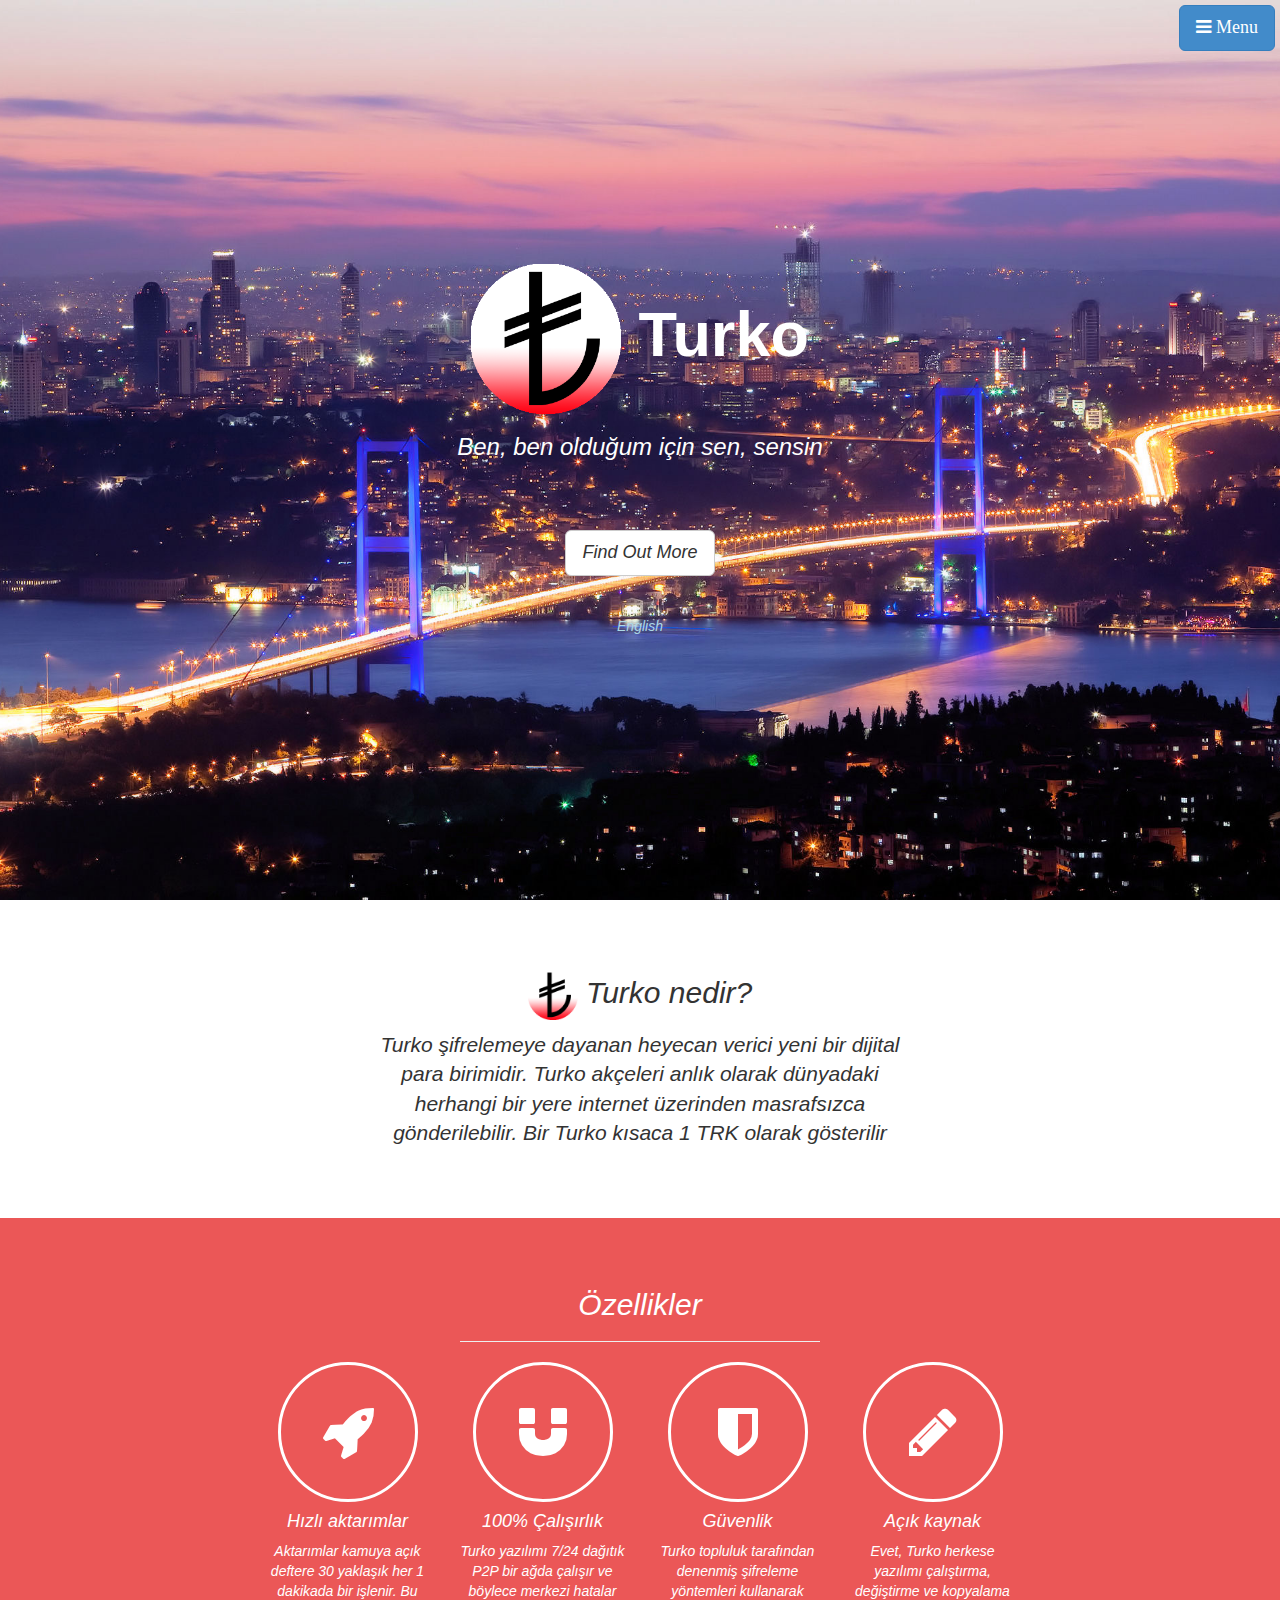
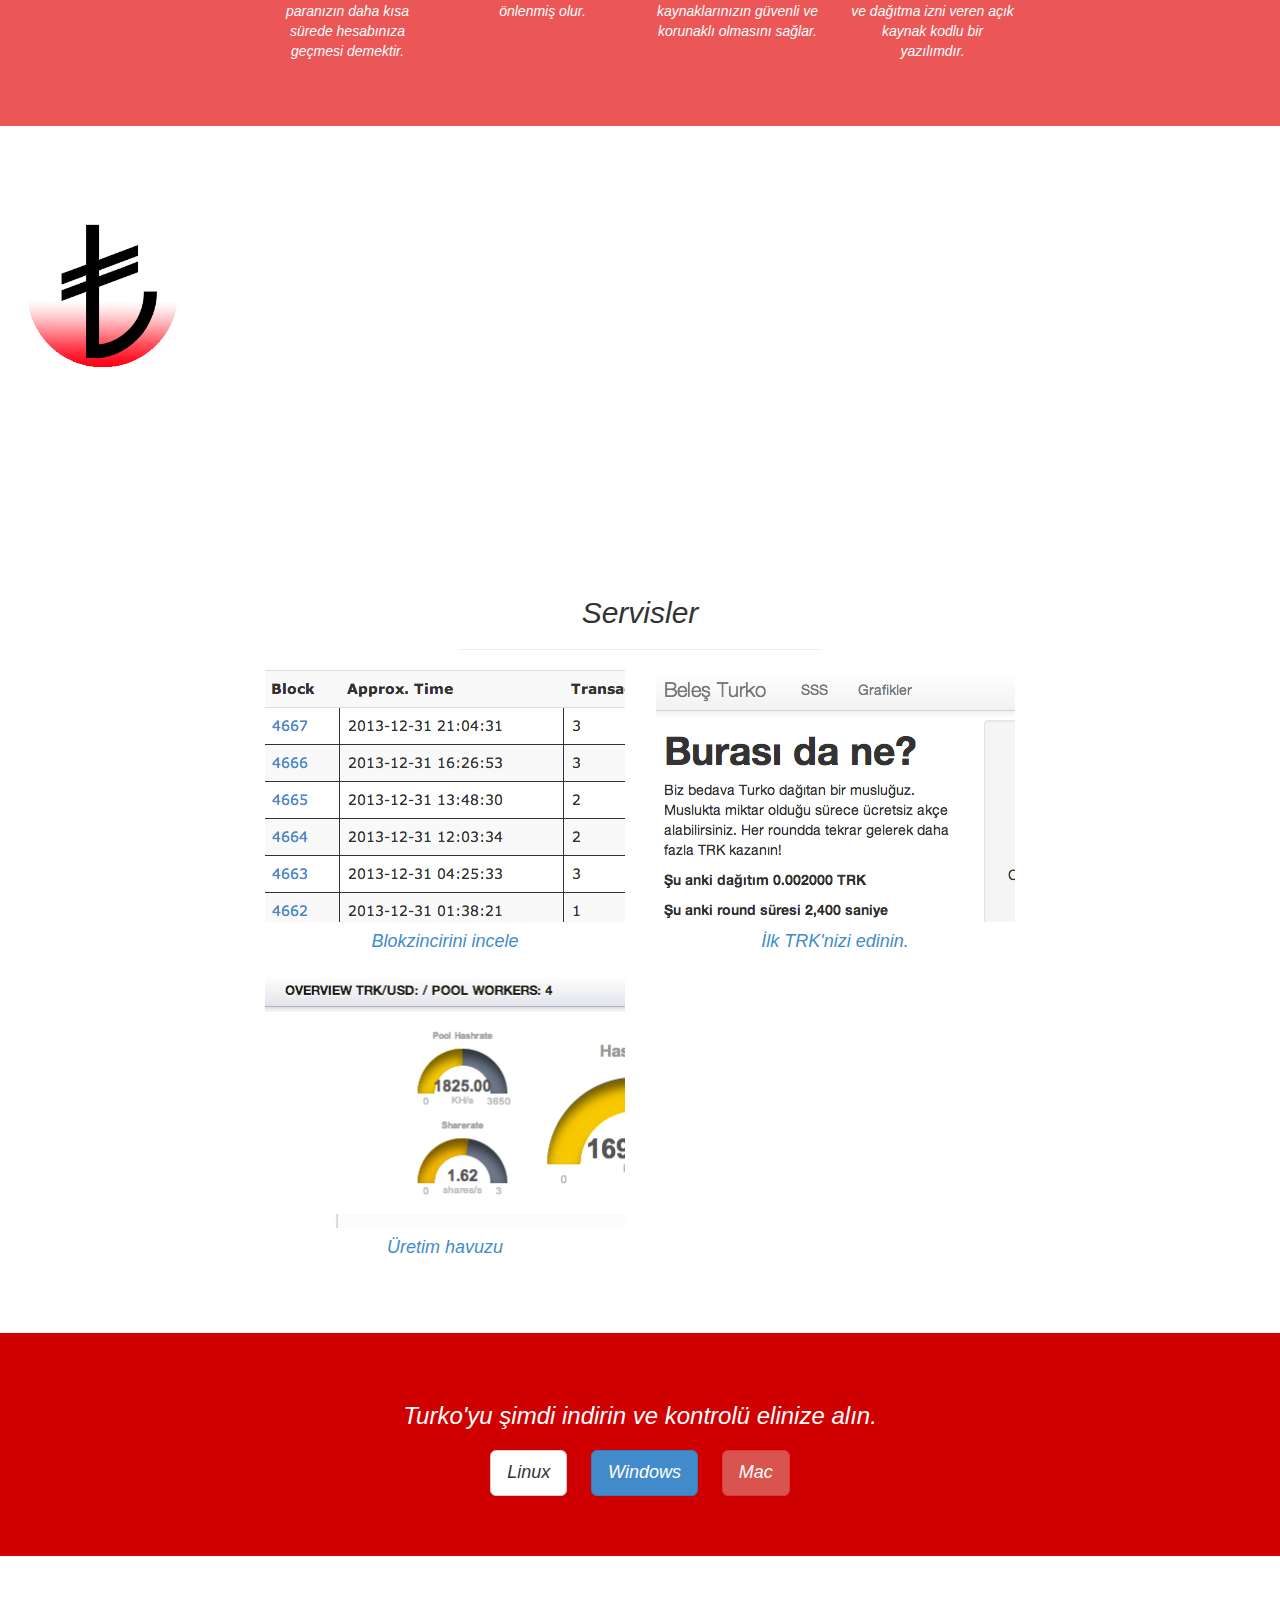
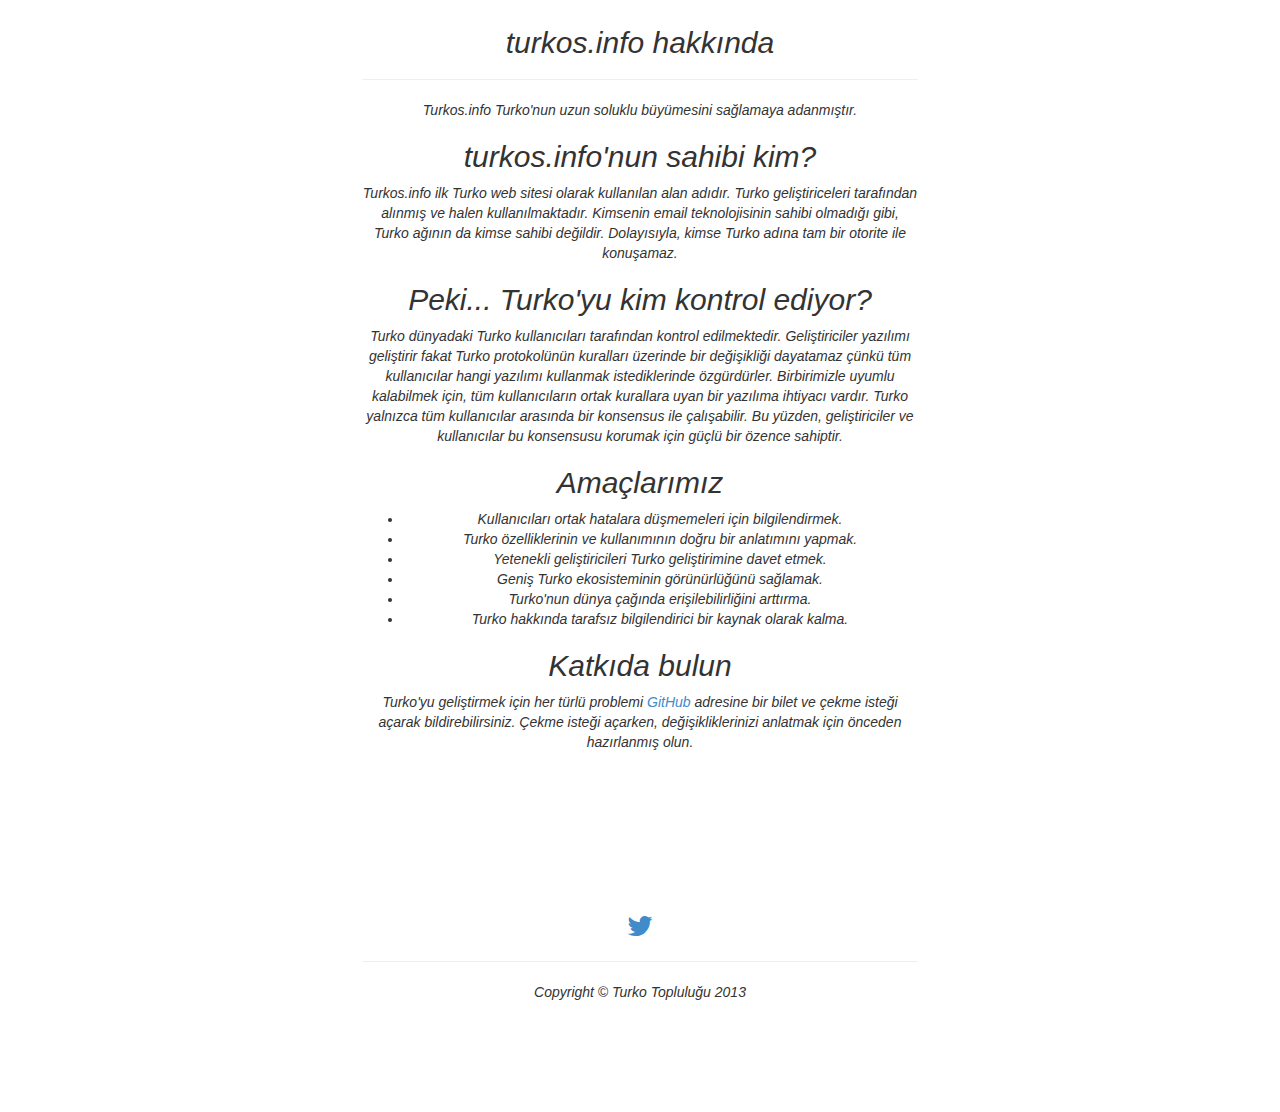
<file: index.html>
<!DOCTYPE html>
<html lang="en">
  <head>
    <meta charset="utf-8">
    <meta name="viewport" content="width=device-width, initial-scale=1.0">
    <meta name="description" content="Turko internette anlık transfer gerçekleştirilebilen anonim bir para birimidir.
">
    <meta name="author" content=Turko Collective"">

    <title>Turko</title>

    <!-- Bootstrap core CSS -->
    <link href="css/bootstrap.css" rel="stylesheet">

    <!-- Add custom CSS here -->
    <link href="css/stylish-portfolio.css" rel="stylesheet">
    <link href="font-awesome/css/font-awesome.min.css" rel="stylesheet">
  </head>

  <body>

    <!-- Side Menu -->
    <a id="menu-toggle" href="#" class="btn btn-primary btn-lg toggle"><i class="icon-reorder"> Menu</i></a>
    <div id="sidebar-wrapper">
      <ul class="sidebar-nav">
        <a id="menu-close" href="#" class="btn btn-default btn-lg pull-right toggle"><i class="icon-remove"></i></a>
        <li class="sidebar-brand"><a href="#about" title="About Turkos.org">Turko</a></li>
        <li><a href="#top">Ana</a></li>
        <li><a href="#merchants">Servisler</a></li>
        <li><a href="#services">Özellikler</a></li>
        <li><a href="#downloads">İndir</a></li>
        <li><a href="https://bitcointalk.org/index.php?topic=387581.msg4172567#msg4172567" target="_blank">Bitcointalk</a></li>
      </ul>
    </div>
    <!-- /Side Menu -->
  
    <!-- Full Page Image Header Area -->
    <div id="top" class="header">
      <div class="vert-text">
        <h1><img src="img/logo.png" title="Turko" style="width:150px;"> Turko</h1>
        <h3><em>Ben, ben olduğum için sen, sensin</h3>
        <br><br><br>
        <a href="#intro" class="btn btn-default btn-lg">Find Out More</a>
        <br><br><br>
        <a href="index.en.html" class="lang">English </a>
      </div>
    </div>
    <!-- /Full Page Image Header Area -->
  
    <!-- Intro -->
    <div id="intro" class="intro">
      <div class="container">
        <div class="row">
          <div class="col-md-6 col-md-offset-3 text-center">
            <h2><img src="img/logo.png" title="Turko" style="width:50px;"> Turko nedir?</h2>
            <p class="lead">Turko şifrelemeye dayanan heyecan verici yeni bir dijital para birimidir. Turko akçeleri anlık olarak dünyadaki herhangi bir yere internet üzerinden masrafsızca gönderilebilir. Bir Turko kısaca 1 TRK olarak gösterilir</p>
          </div>
        </div>
      </div>
    </div>
    <!-- /Intro -->
  
    <!-- Services -->
    <div id="services" class="services">
      <div class="container">
        <div class="row">
          <div class="col-md-4 col-md-offset-4 text-center">
            <h2>Özellikler</h2>
            <hr>
          </div>
        </div>
        <div class="row">
          <div class="col-md-2 col-md-offset-2 text-center">
            <div class="service-item">
              <i class="service-icon icon-rocket"></i>
              <h4>Hızlı aktarımlar</h4>
              <p>Aktarımlar kamuya açık deftere 30 yaklaşık her 1 dakikada bir işlenir. Bu paranızın daha kısa sürede hesabınıza geçmesi demektir.</p>
            </div>
          </div>
          <div class="col-md-2 text-center">
            <div class="service-item">
              <i class="service-icon icon-magnet"></i>
              <h4>100% Çalışırlık</h4>
              <p>Turko yazılımı 7/24 dağıtık P2P bir ağda çalışır ve böylece merkezi hatalar önlenmiş olur.</p>
            </div>
          </div>
          <div class="col-md-2 text-center">
            <div class="service-item">
              <i class="service-icon icon-shield"></i>
              <h4>Güvenlik</h4>
              <p>Turko topluluk tarafından denenmiş şifreleme yöntemleri kullanarak kaynaklarınızın güvenli ve korunaklı olmasını sağlar.</p>
            </div>
          </div>
          <div class="col-md-2 text-center">
            <div class="service-item">
              <i class="service-icon icon-pencil"></i>
              <h4>Açık kaynak</h4>
              <p>Evet, Turko herkese yazılımı çalıştırma, değiştirme ve kopyalama ve dağıtma izni veren açık kaynak kodlu bir yazılımdır.</p>
            </div>
          </div>
        </div>
      </div>
    </div>
    <!-- /Services -->

    <!-- Callout -->
    <div class="callout">
      <div class="vert-text">
        <h1><img src="img/logo.png" title="Turko" style="width:150px;"> Turko gelecektir çünkü adil, değerli ve hızlıdır.</h1>
      </div>
    </div>
    <!-- /Callout -->

    <!-- Portfolio -->
    <div id ="merchants" class="portfolio">
      <div class="container">
        <div class="row">
          <div class="col-md-4 col-md-offset-4 text-center">
            <h2>Servisler</h2>
            <hr>
          </div>
        </div>
        <div class="row">
          <div class="col-md-4 col-md-offset-2 text-center">
            <div class="portfolio-item">
              <a href="http://turkoexplorer.info" target="_blank"><img class="img-portfolio img-responsive" src="img/turkoexplorer.png"></a>
              <h4><a href="http://turkoexplorer.info" target="_blank" alt="Turko blokzincirini inceleyin">Blokzincirini incele</a></h4>
            </div>
          </div>
          <div class="col-md-4 text-center">
            <div class="portfolio-item">
              <a href="http://wegiveturko.info" target="_blank"><img class="img-portfolio img-responsive" src="img/wegiveturko.png"></a>
              <h4><a href="http://wegiveturko.info" alt="official Turko faucet" target="_blank">İlk TRK'nizi edinin.</a></h4>
            </div>
          </div>
        </div>
        <div class="row">
          <div class="col-md-4 col-md-offset-2 text-center">
            <div class="portfolio-item">
              <a href="http://wemineturko.info/" target="_blank"><img class="img-portfolio img-responsive" src="img/wemineturko.png"></a>
              <h4><a href="http://wemineturko.info" alt"Maden havuzu" target="_blank">Üretim havuzu</a></h4>
            </div>
          </div>
        </div> 
        <!-- End of merchants -->
      </div>
    </div>
    <!-- /Portfolio -->

    <!-- Call to Action -->
    <div class="call-to-action" id="downloads">
      <div class="container">
        <div class="row">
          <div class="col-md-6 col-md-offset-3 text-center">
            <h3>Turko'yu şimdi indirin ve kontrolü elinize alın.</h3>
            <a href="https://github.com/akchecoin/Turko/releases/download/v1.0/turko-ubuntu.zip" class="btn btn-lg btn-default">Linux</a>
            <a href="https://github.com/akchecoin/Turko/releases/download/v1.0/turko-windows.zip" class="btn btn-lg btn-primary">Windows</a>
            <a href="https://github.com/akchecoin/Turko/releases/download/v1.0/Turko-mac.zip" class="btn btn-lg btn-danger">Mac</a>
          </div>
        </div>
      </div>
    </div>
    <!-- /Call to Action -->
    
 <!-- About -->
    <div id="about" class="intro">
      <div class="container">
        <div class="row">
          <div class="col-md-6 col-md-offset-3 text-center">
            
<h2>turkos.info hakkında</h2>
<hr>
<p>Turkos.info Turko'nun uzun soluklu büyümesini sağlamaya adanmıştır.</p>
<h2>turkos.info'nun sahibi kim?</h2>
<p>Turkos.info ilk Turko web sitesi olarak kullanılan alan adıdır. Turko geliştiriceleri tarafından alınmış ve halen kullanılmaktadır. Kimsenin email teknolojisinin sahibi olmadığı gibi, Turko ağının da kimse sahibi değildir. Dolayısıyla, kimse Turko adına tam bir otorite ile konuşamaz.</p>
<h2>Peki... Turko'yu kim kontrol ediyor?</h2>
<p>Turko dünyadaki Turko kullanıcıları tarafından kontrol edilmektedir. Geliştiriciler yazılımı geliştirir fakat Turko protokolünün kuralları üzerinde bir değişikliği dayatamaz çünkü tüm kullanıcılar hangi yazılımı kullanmak istediklerinde özgürdürler. Birbirimizle uyumlu kalabilmek için, tüm kullanıcıların ortak kurallara uyan bir yazılıma ihtiyacı vardır. Turko yalnızca tüm kullanıcılar arasında bir konsensus ile çalışabilir. Bu yüzden, geliştiriciler ve kullanıcılar bu konsensusu korumak için güçlü bir özence sahiptir.</p>
<h2>Amaçlarımız</h2>
<ul>
  <li>Kullanıcıları ortak hatalara düşmemeleri için bilgilendirmek.</li>
  <li>Turko özelliklerinin ve kullanımının doğru bir anlatımını yapmak. </li>
  <li>Yetenekli geliştiricileri Turko geliştirimine davet etmek.</li>
  <li>Geniş Turko ekosisteminin görünürlüğünü sağlamak.</li>
  <li>Turko'nun dünya çağında erişilebilirliğini arttırma.</li>
  <li>Turko hakkında tarafsız bilgilendirici bir kaynak olarak kalma.</li>
</ul>
<h2>Katkıda bulun</h2>
<p>Turko'yu geliştirmek için her türlü problemi <a href="https://github.com/akchecoin/Turko">GitHub</a> adresine bir bilet ve çekme isteği açarak bildirebilirsiniz. Çekme isteği açarken, değişikliklerinizi anlatmak için önceden hazırlanmış olun.</p>

          </div>
        </div>
      </div>
    </div>
    <!-- /About -->
    
    <!-- Footer -->
    <footer>
      <div class="container">
        <div class="row">
          <div class="col-md-6 col-md-offset-3 text-center">
            <ul class="list-inline">
              <!-- <li><a href="https://www.facebook.com/Turkosorg"><i class="icon&#45;facebook icon&#45;2x"></i></a></li> -->
              <li><a href="http://www.twitter.com/turkocurrency"><i class="icon-twitter icon-2x"></i></a></li>
              <!-- <li><i class="icon-dribbble icon-2x"></i></li> -->
            </ul>
            <hr>
            <p>Copyright &copy; Turko Topluluğu 2013</p>
          </div>
        </div>
      </div>
    </footer>
    <!-- /Footer -->

  <!-- Bootstrap core JavaScript -->
  <!-- Placed at the end of the document so the pages load faster -->
  <script src="js/jquery.js"></script>
  <script src="js/bootstrap.js"></script>

  <!-- Custom JavaScript for the Side Menu - Put in a custom JS file if you want to clean this up -->
  <script>
      $("#menu-close").click(function(e) {
          e.preventDefault();
          $("#sidebar-wrapper").toggleClass("active");
      });
  </script>
  <script>
      $("#menu-toggle").click(function(e) {
          e.preventDefault();
          $("#sidebar-wrapper").toggleClass("active");
      });
  </script>
  <script>
    $(function() {
        $('a[href*=#]:not([href=#])').click(function() {
          if (location.pathname.replace(/^\//,'') == this.pathname.replace(/^\//,'') 
              || location.hostname == this.hostname) {

            var target = $(this.hash);
            target = target.length ? target : $('[name=' + this.hash.slice(1) +']');
            if (target.length) {
              $('html,body').animate({
                scrollTop: target.offset().top
              }, 1000);
              return false;
            }
          }
        });
      });
    </script>
<script>
  (function(i,s,o,g,r,a,m){i['GoogleAnalyticsObject']=r;i[r]=i[r]||function(){
  (i[r].q=i[r].q||[]).push(arguments)},i[r].l=1*new Date();a=s.createElement(o),
  m=s.getElementsByTagName(o)[0];a.async=1;a.src=g;m.parentNode.insertBefore(a,m)
  })(window,document,'script','//www.google-analytics.com/analytics.js','ga');

  ga('create', ''UA-11819899-15', 'turkos.info');
  ga('send', 'pageview');

</script>
  </body>

</html>
</file>
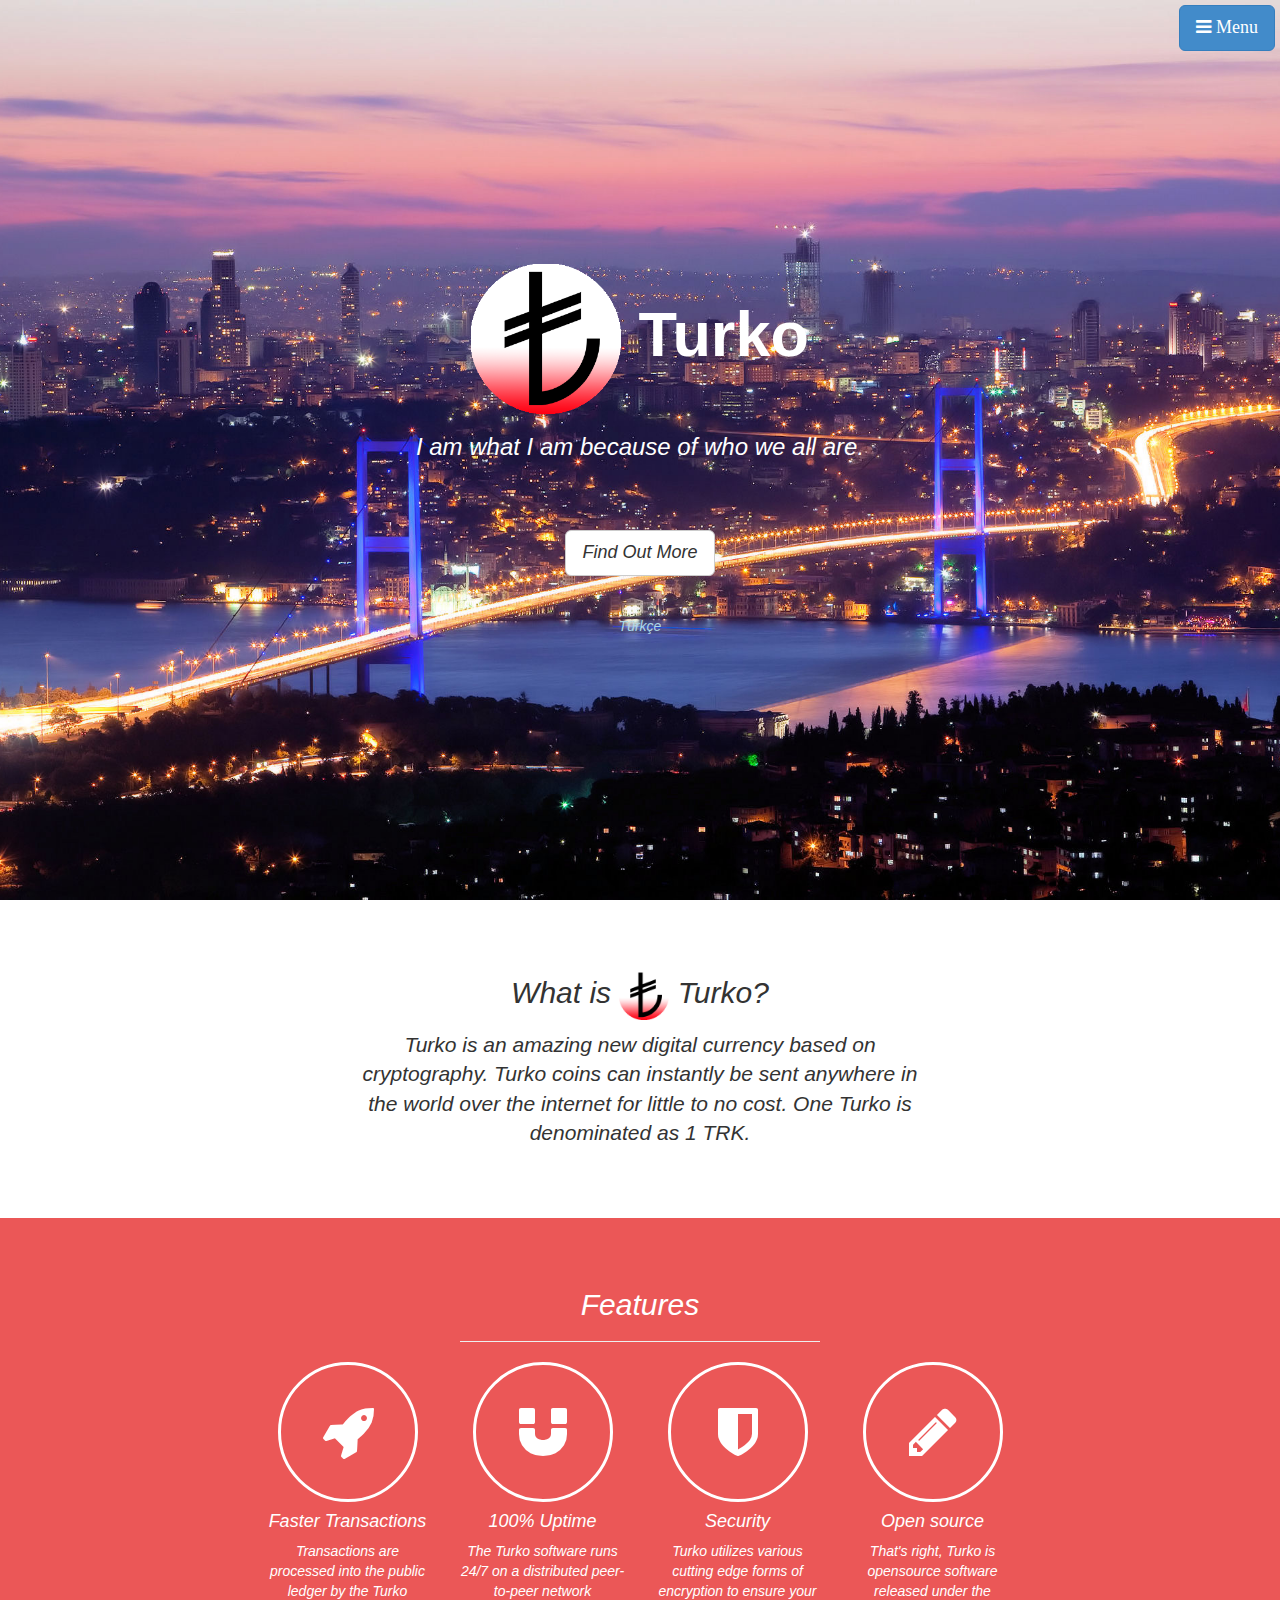
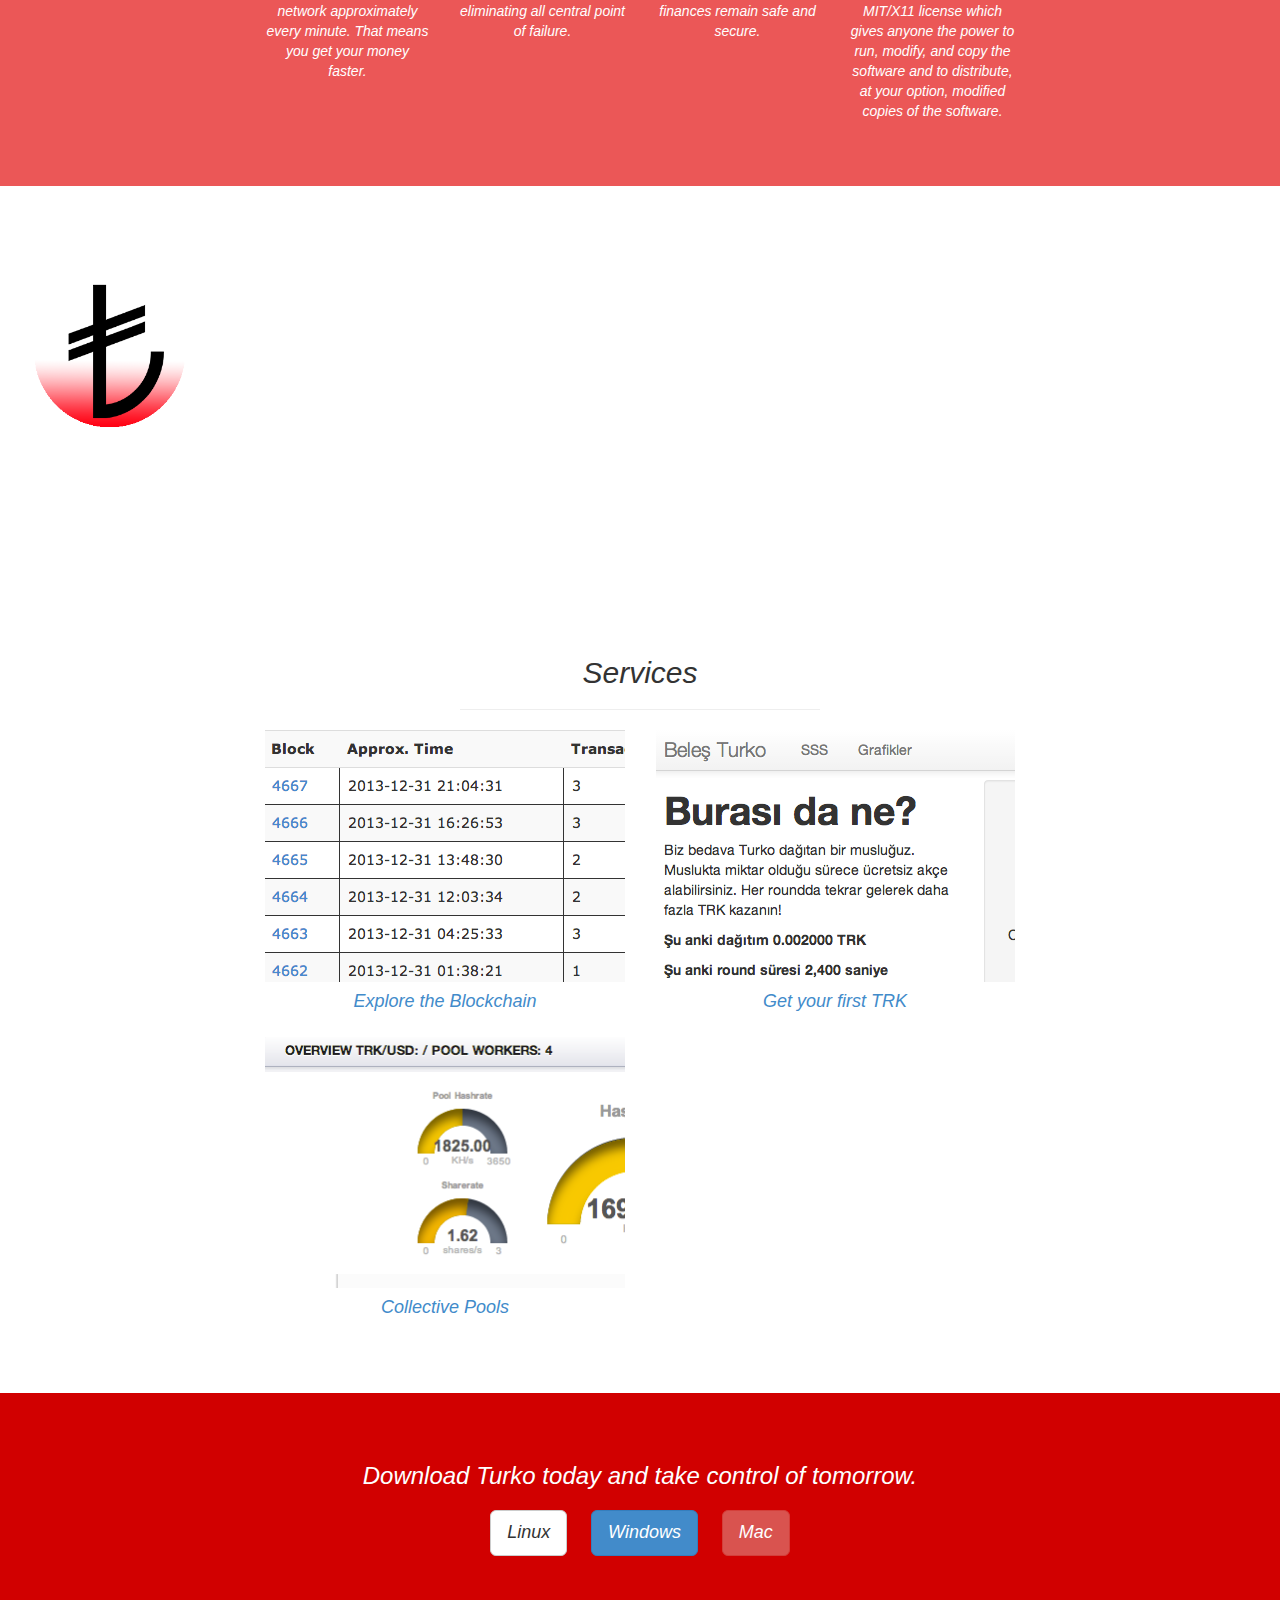
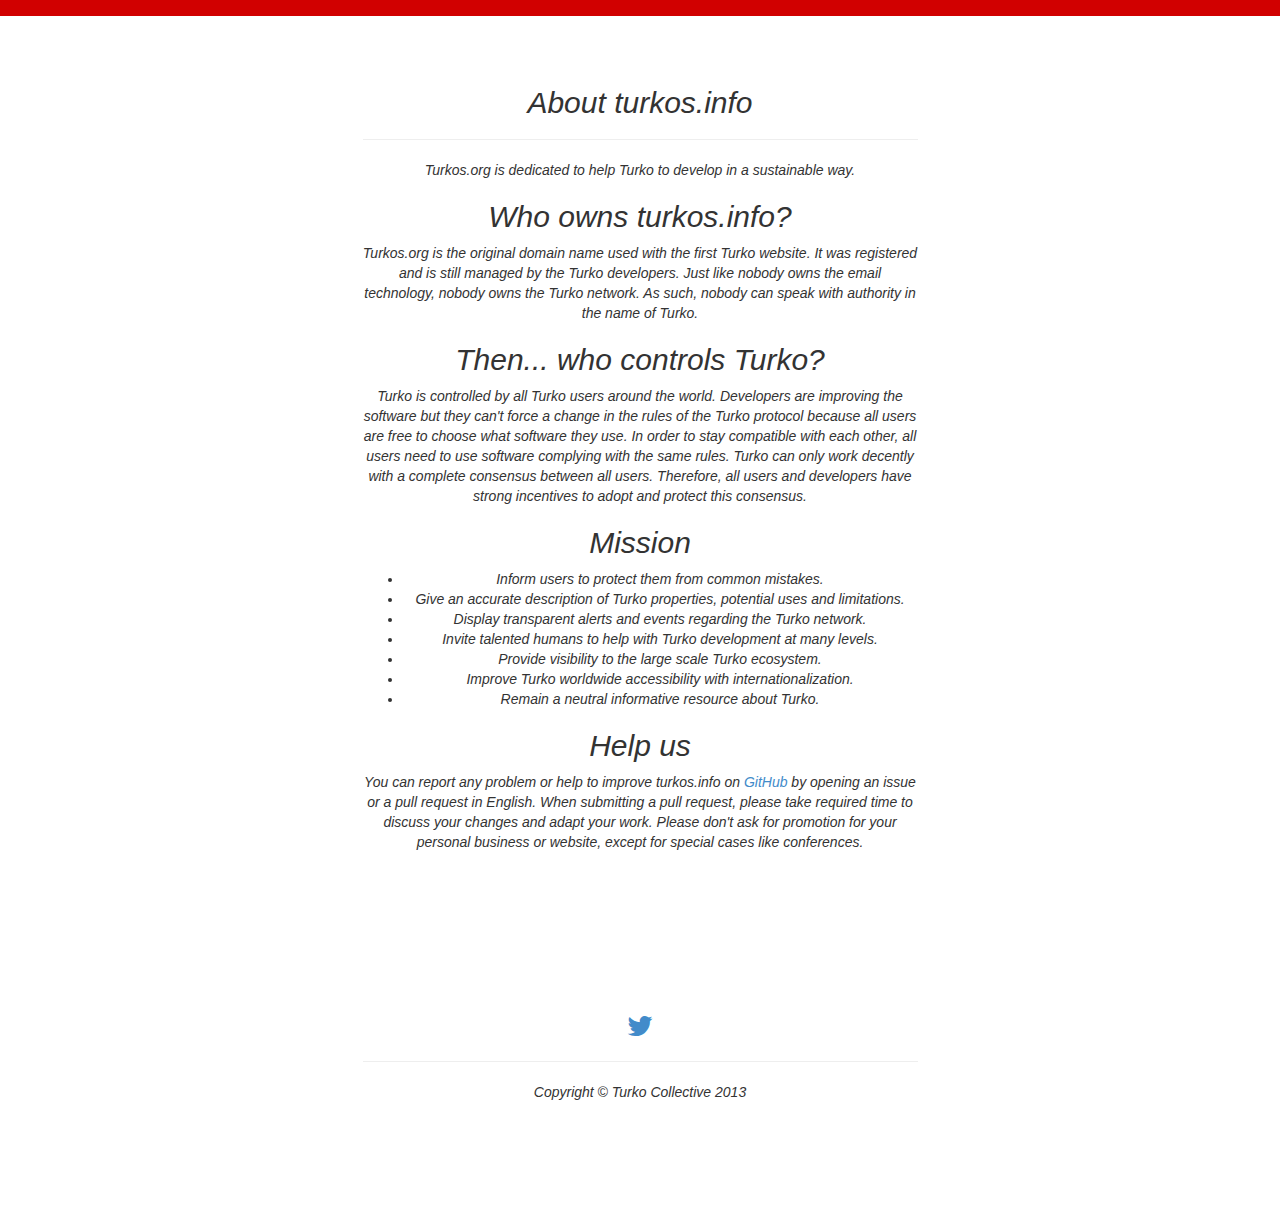
<file: index.en.html>
<!DOCTYPE html>
<html lang="en">
  <head>
    <meta charset="utf-8">
    <meta name="viewport" content="width=device-width, initial-scale=1.0">
    <meta name="description" content="Turko is anonymous internet money that can be instantly transferred to anyone in the world over the internet.
">
<meta name="google-site-verification" content="pamo7B-FYQtpJd9fM1WDTSrRinkvDegZ0NXkQLGHVkg" />
    <meta name="author" content=Turko Collective"">

    <title>Turko</title>

    <!-- Bootstrap core CSS -->
    <link href="css/bootstrap.css" rel="stylesheet">

    <!-- Add custom CSS here -->
    <link href="css/stylish-portfolio.css" rel="stylesheet">
    <link href="font-awesome/css/font-awesome.min.css" rel="stylesheet">
  </head>

  <body>

    <!-- Side Menu -->
    <a id="menu-toggle" href="#" class="btn btn-primary btn-lg toggle"><i class="icon-reorder"> Menu</i></a>
    <div id="sidebar-wrapper">
      <ul class="sidebar-nav">
        <a id="menu-close" href="#" class="btn btn-default btn-lg pull-right toggle"><i class="icon-remove"></i></a>
        <li class="sidebar-brand"><a href="#about" title="About Turkos.org">Turko</a></li>
        <li><a href="#top">Home</a></li>
        <li><a href="#merchants">Services</a></li>
        <li><a href="#services">Features</a></li>
        <li><a href="#downloads">Download</a></li>
        <li><a href="https://bitcointalk.org/index.php?topic=387581.msg4172567#msg4172567" target="_blank">Bitcointalk</a></li>
      </ul>
    </div>
    <!-- /Side Menu -->
  
    <!-- Full Page Image Header Area -->
    <div id="top" class="header">
      <div class="vert-text">
        <h1><img src="img/logo.png" title="Turko" style="width:150px;"> Turko</h1>
        <h3><em>I am what I am because of who we all are.</h3>
        <br><br><br>
        <a href="#intro" class="btn btn-default btn-lg">Find Out More</a>
        <br><br><br>
        <a href="index.html" class="lang">Türkçe </a>
      </div>
    </div>
    <!-- /Full Page Image Header Area -->
  
    <!-- Intro -->
    <div id="intro" class="intro">
      <div class="container">
        <div class="row">
          <div class="col-md-6 col-md-offset-3 text-center">
            <h2>What is <img src="img/logo.png" title="Turko" style="width:50px;"> Turko?</h2>
            <p class="lead">Turko is an amazing new digital currency based on cryptography. Turko coins can instantly be sent anywhere in the world over the internet for little to no cost. One Turko is denominated as 1 TRK.</p>
          </div>
        </div>
      </div>
    </div>
    <!-- /Intro -->
  
    <!-- Services -->
    <div id="services" class="services">
      <div class="container">
        <div class="row">
          <div class="col-md-4 col-md-offset-4 text-center">
            <h2>Features</h2>
            <hr>
          </div>
        </div>
        <div class="row">
          <div class="col-md-2 col-md-offset-2 text-center">
            <div class="service-item">
              <i class="service-icon icon-rocket"></i>
              <h4>Faster Transactions</h4>
              <p>Transactions are processed into the public ledger by the Turko network approximately every minute. That means you get your money faster.</p>
            </div>
          </div>
          <div class="col-md-2 text-center">
            <div class="service-item">
              <i class="service-icon icon-magnet"></i>
              <h4>100% Uptime</h4>
              <p>The Turko software runs 24/7 on a distributed peer-to-peer network eliminating all central point of failure.</p>
            </div>
          </div>
          <div class="col-md-2 text-center">
            <div class="service-item">
              <i class="service-icon icon-shield"></i>
              <h4>Security</h4>
              <p>Turko utilizes various cutting edge forms of encryption to ensure your finances remain safe and secure.</p>
            </div>
          </div>
          <div class="col-md-2 text-center">
            <div class="service-item">
              <i class="service-icon icon-pencil"></i>
              <h4>Open source</h4>
              <p>That's right, Turko is opensource software released under the MIT/X11 license which gives anyone the power to run, modify, and copy the software and to distribute, at your option, modified copies of the software.</p>
            </div>
          </div>
        </div>
      </div>
    </div>
    <!-- /Services -->

    <!-- Callout -->
    <div class="callout">
      <div class="vert-text">
        <h1><img src="img/logo.png" title="Turko" style="width:150px;"> Turko is the future because its fair, scarce, and blazing fast.</h1>
      </div>
    </div>
    <!-- /Callout -->

    <!-- Portfolio -->
    <div id ="merchants" class="portfolio">
      <div class="container">
        <div class="row">
          <div class="col-md-4 col-md-offset-4 text-center">
            <h2>Services</h2>
            <hr>
          </div>
        </div>
        <div class="row">
          <div class="col-md-4 col-md-offset-2 text-center">
            <div class="portfolio-item">
              <a href="http://turkoexplorer.info" target="_blank"><img class="img-portfolio img-responsive" src="img/turkoexplorer.png"></a>
              <h4><a href="http://turkoexplorer.info" target="_blank" alt="Explore the Turko blockchain">Explore the Blockchain</a></h4>
            </div>
          </div>
          <div class="col-md-4 text-center">
            <div class="portfolio-item">
              <a href="http://wegiveturko.info" target="_blank"><img class="img-portfolio img-responsive" src="img/wegiveturko.png"></a>
              <h4><a href="http://wegiveturko.info" alt="official Turko faucet" target="_blank">Get your first TRK</a></h4>
            </div>
          </div>
        </div>
        <div class="row">
          <div class="col-md-4 col-md-offset-2 text-center">
            <div class="portfolio-item">
              <a href="http://wemineturko.info/" target="_blank"><img class="img-portfolio img-responsive" src="img/wemineturko.png"></a>
              <h4><a href="http://wemineturko.info" alt"Mining Pool" target="_blank">Collective Pools</a></h4>
            </div>
          </div>
        </div> 
        <!-- End of merchants -->
      </div>
    </div>
    <!-- /Portfolio -->

    <!-- Call to Action -->
    <div class="call-to-action" id="downloads">
      <div class="container">
        <div class="row">
          <div class="col-md-6 col-md-offset-3 text-center">
            <h3>Download Turko today and take control of tomorrow.</h3>
            <a href="https://github.com/akchecoin/Turko/releases/download/v1.0/turko-ubuntu.zip" class="btn btn-lg btn-default">Linux</a>
            <a href="https://github.com/akchecoin/Turko/releases/download/v1.0/turko-windows.zip" class="btn btn-lg btn-primary">Windows</a>
            <a href="https://github.com/akchecoin/Turko/releases/download/v1.0/Turko-mac.zip" class="btn btn-lg btn-danger">Mac</a>
          </div>
        </div>
      </div>
    </div>
    <!-- /Call to Action -->
    
 <!-- About -->
    <div id="about" class="intro">
      <div class="container">
        <div class="row">
          <div class="col-md-6 col-md-offset-3 text-center">
            
<h2>About turkos.info</h2>
<hr>
<p>Turkos.org is dedicated to help Turko to develop in a sustainable way.</p>
<h2>Who owns turkos.info?</h2>
<p>Turkos.org is the original domain name used with the first Turko website. It was registered and is still managed by the Turko developers. Just like nobody owns the email technology, nobody owns the Turko network. As such, nobody can speak with authority in the name of Turko.</p>
<h2>Then... who controls Turko?</h2>
<p>Turko is controlled by all Turko users around the world. Developers are improving the software but they can't force a change in the rules of the Turko protocol because all users are free to choose what software they use. In order to stay compatible with each other, all users need to use software complying with the same rules. Turko can only work decently with a complete consensus between all users. Therefore, all users and developers have strong incentives to adopt and protect this consensus.</p>
<h2>Mission</h2>
<ul>
  <li>Inform users to protect them from common mistakes.</li>
  <li>Give an accurate description of Turko properties, potential uses and limitations.</li>
  <li>Display transparent alerts and events regarding the Turko network.</li>
  <li>Invite talented humans to help with Turko development at many levels.</li>
  <li>Provide visibility to the large scale Turko ecosystem.</li>
  <li>Improve Turko worldwide accessibility with internationalization.</li>
  <li>Remain a neutral informative resource about Turko.</li>
</ul>
<h2>Help us</h2>
<p>You can report any problem or help to improve turkos.info on <a href="https://github.com/akchecoin/Turko">GitHub</a> by opening an issue or a pull request in English. When submitting a pull request, please take required time to discuss your changes and adapt your work. Please don't ask for promotion for your personal business or website, except for special cases like conferences.</p>

          </div>
        </div>
      </div>
    </div>
    <!-- /About -->
    
    <!-- Footer -->
    <footer>
      <div class="container">
        <div class="row">
          <div class="col-md-6 col-md-offset-3 text-center">
            <ul class="list-inline">
              <!-- <li><a href="https://www.facebook.com/Turkosorg"><i class="icon&#45;facebook icon&#45;2x"></i></a></li> -->
              <li><a href="http://www.twitter.com/turkocurrency"><i class="icon-twitter icon-2x"></i></a></li>
              <!-- <li><i class="icon-dribbble icon-2x"></i></li> -->
            </ul>
            <hr>
            <p>Copyright &copy; Turko Collective 2013</p>
          </div>
        </div>
      </div>
    </footer>
    <!-- /Footer -->

  <!-- Bootstrap core JavaScript -->
  <!-- Placed at the end of the document so the pages load faster -->
  <script src="js/jquery.js"></script>
  <script src="js/bootstrap.js"></script>

  <!-- Custom JavaScript for the Side Menu - Put in a custom JS file if you want to clean this up -->
  <script>
      $("#menu-close").click(function(e) {
          e.preventDefault();
          $("#sidebar-wrapper").toggleClass("active");
      });
  </script>
  <script>
      $("#menu-toggle").click(function(e) {
          e.preventDefault();
          $("#sidebar-wrapper").toggleClass("active");
      });
  </script>
  <script>
    $(function() {
        $('a[href*=#]:not([href=#])').click(function() {
          if (location.pathname.replace(/^\//,'') == this.pathname.replace(/^\//,'') 
              || location.hostname == this.hostname) {

            var target = $(this.hash);
            target = target.length ? target : $('[name=' + this.hash.slice(1) +']');
            if (target.length) {
              $('html,body').animate({
                scrollTop: target.offset().top
              }, 1000);
              return false;
            }
          }
        });
      });
    </script>
<script>
  (function(i,s,o,g,r,a,m){i['GoogleAnalyticsObject']=r;i[r]=i[r]||function(){
  (i[r].q=i[r].q||[]).push(arguments)},i[r].l=1*new Date();a=s.createElement(o),
  m=s.getElementsByTagName(o)[0];a.async=1;a.src=g;m.parentNode.insertBefore(a,m)
  })(window,document,'script','//www.google-analytics.com/analytics.js','ga');

  ga('create', ''UA-11819899-15', 'turkos.info');
  ga('send', 'pageview');

</script>
  </body>

</html>
</file>
<file: css/stylish-portfolio.css>
/* Global Styles */

html,
body {
  height: 100%;
  width: 100%;
}

.vert-text {
  display: table-cell;
  vertical-align: middle;
  text-align: center;
}

.vert-text h1 {
  padding: 0;
  margin: 0;
  font-size: 4.5em;
  font-weight: 700;
}

/* Side Menu */

#sidebar-wrapper {
  margin-right: -250px;
  right: 0;
  width: 250px;
  background: #000;
  position: fixed;
  height: 100%;
  overflow-y: auto;
  z-index: 1000;
  -webkit-transition: all 0.4s ease 0s;
  -moz-transition: all 0.4s ease 0s;
  -ms-transition: all 0.4s ease 0s;
  -o-transition: all 0.4s ease 0s;
  transition: all 0.4s ease 0s;
}

.sidebar-nav {
  position: absolute;
  top: 0;
  width: 250px;
  list-style: none;
  margin: 0;
  padding: 0;
}

.sidebar-nav li {
  line-height: 40px;
  text-indent: 20px;
}

.sidebar-nav li a {
  color: #999999;
  display: block;
  text-decoration: none;
}

.sidebar-nav li a:hover {
  color: #fff;
  background: rgba(255,255,255,0.2);
  text-decoration: none;
}

.sidebar-nav li a:active,
.sidebar-nav li a:focus {
  text-decoration: none;
}

.sidebar-nav > .sidebar-brand {
  height: 55px;
  line-height: 55px;
  font-size: 18px;
}

.sidebar-nav > .sidebar-brand a {
  color: #999999;
}

.sidebar-nav > .sidebar-brand a:hover {
  color: #fff;
  background: none;
}

#menu-toggle {
  top: 0;
  right: 0;
  position: fixed;
  z-index: 1;
}

#sidebar-wrapper.active {
  right: 250px;
  width: 250px;
  -webkit-transition: all 0.4s ease 0s;
  -moz-transition: all 0.4s ease 0s;
  -ms-transition: all 0.4s ease 0s;
  -o-transition: all 0.4s ease 0s;
  transition: all 0.4s ease 0s;
}

.toggle {
  margin: 5px 5px 0 0;
}

/* Full Page Image Header Area */

.header {
  display: table;
  height: 100%;
  width: 100%;
  position: relative;
  background: url(../img/bg.jpg) no-repeat center center fixed; 
  -webkit-background-size: cover;
  -moz-background-size: cover;
  -o-background-size: cover;
  background-size: cover;
  color: white;
}

a.lang {
    color: lightblue;
}
/* Intro */

.intro {
  padding: 50px 0;
}

/* Services */

.services {
  background: #EB5757;
  padding: 50px 0;
  color: #ffffff;
}

.service-item {
  margin-bottom: 15px;
}

i.service-icon {
  border: 3px solid #ffffff;
  border-radius: 50%;
  display: inline-block;
  font-size: 56px;
  width: 140px;
  height: 140px;
  line-height: 136px;
  vertical-align: middle; 
  text-align: center;
}

i.service-icon:hover {
  font-size: 68px;
}

/* Callout */

.callout {
  color: #ffffff;
  display: table;
  height: 400px;
  width: 100%;
  background: url(../img/section-two.jpg) no-repeat center center fixed; 
  -webkit-background-size: cover;
  -moz-background-size: cover;
  -o-background-size: cover;
  background-size: cover;
}

/* Portfolio */

.portfolio {
  padding: 50px 0;
}

.portfolio-item {
  margin-bottom: 25px;
}

.img-portfolio {
  margin: 0 auto;
}


/* Call to Action */

.call-to-action {
  color: #ffffff;
  background: #D10000;
  padding: 50px 0;
}

.call-to-action .btn {
  margin: 10px;
}

/* Footer */

footer {
  padding: 100px 0;
}
</file>
